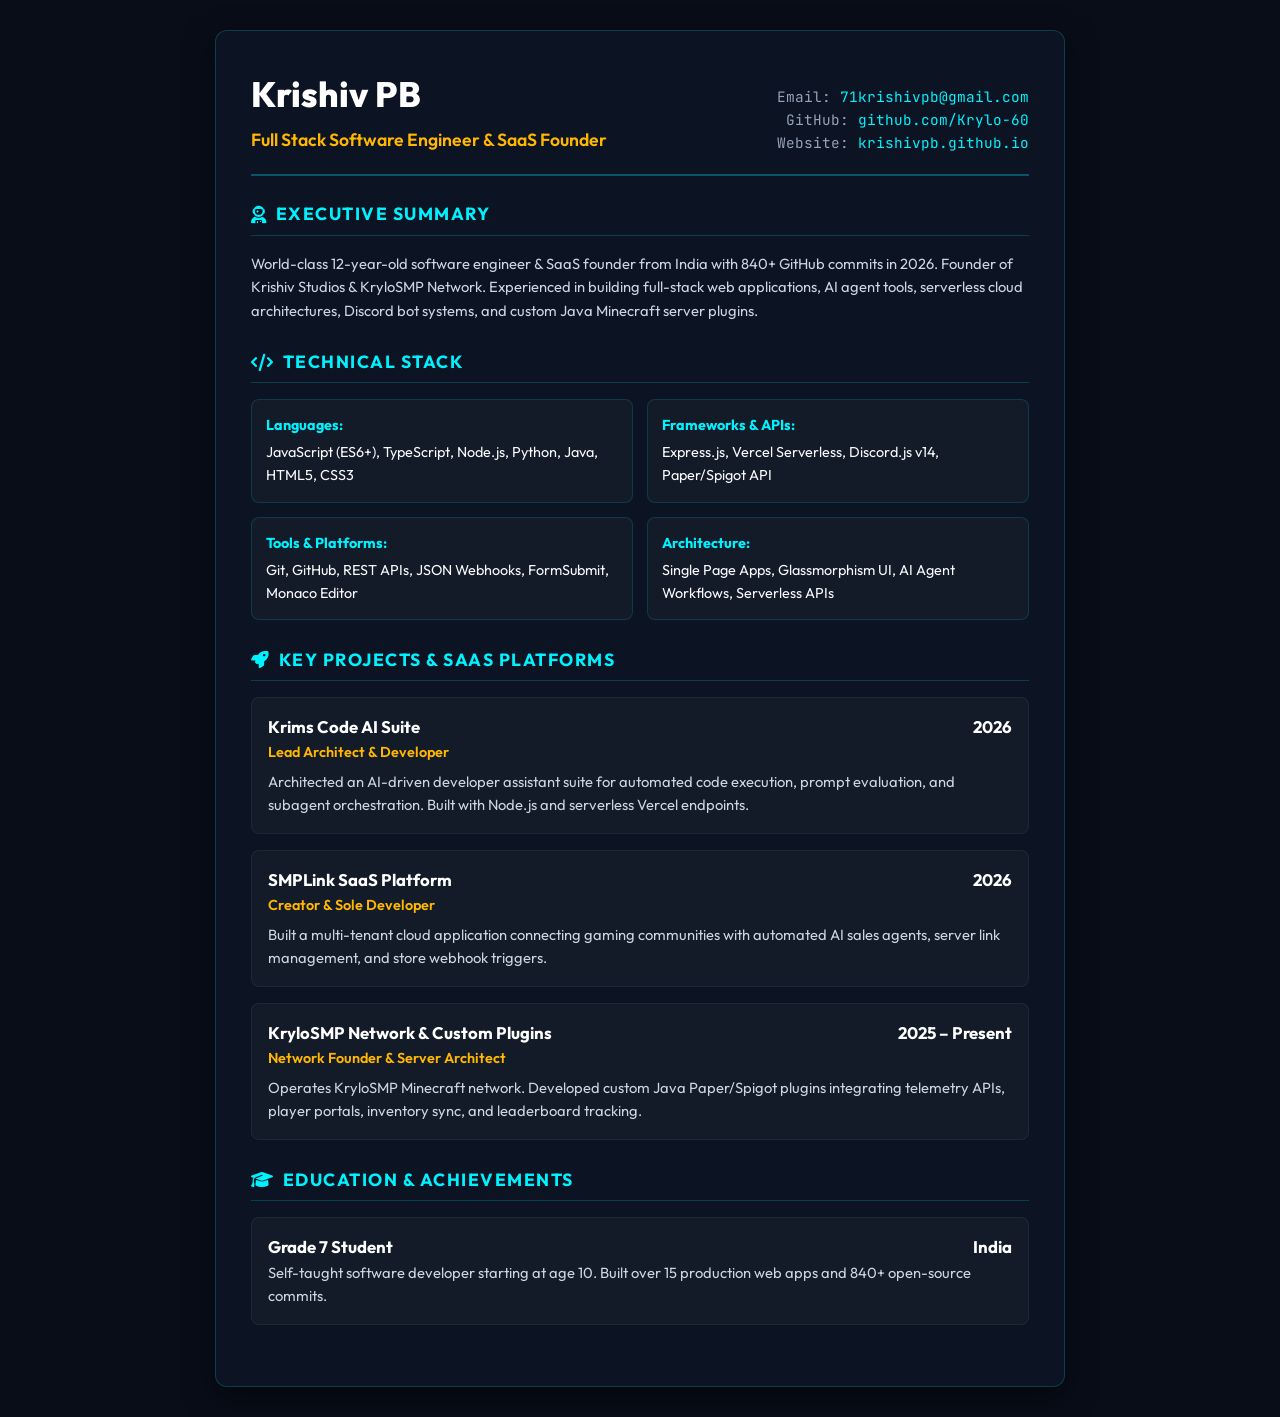
<file: resume.html>
<!DOCTYPE html>
<html lang="en">
<head>
    <meta charset="utf-8">
    <meta name="viewport" content="width=device-width, initial-scale=1.0">
    <title>Krishiv PB - Official Resume | Krishivpb.github.io</title>
    <link href="https://fonts.googleapis.com/css2?family=Outfit:wght@300;400;600;700&family=JetBrains+Mono:wght@400;600&display=swap" rel="stylesheet">
    <link rel="stylesheet" href="https://cdnjs.cloudflare.com/ajax/libs/font-awesome/6.4.0/css/all.min.css">
    <style>
        * { box-sizing: border-box; margin: 0; padding: 0; }
        body {
            font-family: 'Outfit', sans-serif;
            background: #090d18;
            color: #f8fafc;
            line-height: 1.6;
            padding: 30px;
        }
        .resume-container {
            max-width: 850px;
            margin: 0 auto;
            background: rgba(14, 20, 36, 0.9);
            border: 1px solid rgba(0, 242, 255, 0.2);
            border-radius: 12px;
            padding: 35px;
            box-shadow: 0 10px 30px rgba(0, 0, 0, 0.5);
        }
        .header {
            border-bottom: 2px solid rgba(0, 242, 255, 0.3);
            padding-bottom: 20px;
            margin-bottom: 24px;
            display: flex;
            justify-content: space-between;
            align-items: flex-end;
            flex-wrap: wrap;
            gap: 15px;
        }
        .name {
            font-size: 2.2rem;
            font-weight: 800;
            color: #ffffff;
        }
        .title {
            font-size: 1.1rem;
            color: #ffb700;
            font-weight: 600;
            margin-top: 4px;
        }
        .contact-info {
            text-align: right;
            font-size: 0.9rem;
            color: #94a3b8;
            font-family: 'JetBrains Mono', monospace;
        }
        .contact-info a {
            color: #00f2ff;
            text-decoration: none;
        }
        .contact-info a:hover {
            text-decoration: underline;
        }
        .section {
            margin-bottom: 26px;
        }
        .section-heading {
            font-size: 1.1rem;
            text-transform: uppercase;
            letter-spacing: 1.5px;
            color: #00f2ff;
            border-bottom: 1px solid rgba(0, 242, 255, 0.2);
            padding-bottom: 6px;
            margin-bottom: 16px;
            font-weight: 700;
            display: flex;
            align-items: center;
            gap: 8px;
        }
        .item {
            margin-bottom: 16px;
            background: rgba(255, 255, 255, 0.03);
            border: 1px solid rgba(255, 255, 255, 0.05);
            padding: 16px;
            border-radius: 8px;
        }
        .item-header {
            display: flex;
            justify-content: space-between;
            font-weight: 700;
            font-size: 1.05rem;
            color: #ffffff;
        }
        .item-sub {
            color: #ffb700;
            font-size: 0.9rem;
            margin-bottom: 6px;
            font-weight: 600;
        }
        .item-desc {
            font-size: 0.92rem;
            color: #cbd5e1;
        }
        .skills-grid {
            display: grid;
            grid-template-columns: repeat(auto-fit, minmax(280px, 1fr));
            gap: 14px;
            font-size: 0.9rem;
        }
        .skill-card {
            background: rgba(255, 255, 255, 0.03);
            border: 1px solid rgba(0, 242, 255, 0.15);
            padding: 14px;
            border-radius: 8px;
        }
        .skill-card strong {
            color: #00f2ff;
            display: block;
            margin-bottom: 4px;
        }
        @media print {
            body { background: #ffffff; color: #0f172a; padding: 0; }
            .resume-container { background: #ffffff; border: none; box-shadow: none; padding: 0; color: #0f172a; }
            .name, .item-header { color: #0f172a; }
            .section-heading { color: #0284c7; border-color: #cbd5e1; }
            .item-sub, .title { color: #d97706; }
            .item-desc, .contact-info { color: #334155; }
            .contact-info a { color: #0284c7; }
            .skill-card { background: #f8fafc; border: 1px solid #e2e8f0; color: #334155; }
            .skill-card strong { color: #0284c7; }
        }
    </style>
</head>
<body>
    <div class="resume-container">
        <div class="header">
            <div>
                <h1 class="name">Krishiv PB</h1>
                <div class="title">Full Stack Software Engineer & SaaS Founder</div>
            </div>
            <div class="contact-info">
                <div>Email: <a href="mailto:71krishivpb@gmail.com">71krishivpb@gmail.com</a></div>
                <div>GitHub: <a href="https://github.com/Krylo-60" target="_blank">github.com/Krylo-60</a></div>
                <div>Website: <a href="https://krishivpb.github.io" target="_blank">krishivpb.github.io</a></div>
            </div>
        </div>

        <div class="section">
            <h2 class="section-heading"><i class="fa-solid fa-user-astronaut"></i> Executive Summary</h2>
            <p class="item-desc">
                World-class 12-year-old software engineer & SaaS founder from India with 840+ GitHub commits in 2026. Founder of Krishiv Studios & KryloSMP Network. Experienced in building full-stack web applications, AI agent tools, serverless cloud architectures, Discord bot systems, and custom Java Minecraft server plugins.
            </p>
        </div>

        <div class="section">
            <h2 class="section-heading"><i class="fa-solid fa-code"></i> Technical Stack</h2>
            <div class="skills-grid">
                <div class="skill-card">
                    <strong>Languages:</strong> JavaScript (ES6+), TypeScript, Node.js, Python, Java, HTML5, CSS3
                </div>
                <div class="skill-card">
                    <strong>Frameworks & APIs:</strong> Express.js, Vercel Serverless, Discord.js v14, Paper/Spigot API
                </div>
                <div class="skill-card">
                    <strong>Tools & Platforms:</strong> Git, GitHub, REST APIs, JSON Webhooks, FormSubmit, Monaco Editor
                </div>
                <div class="skill-card">
                    <strong>Architecture:</strong> Single Page Apps, Glassmorphism UI, AI Agent Workflows, Serverless APIs
                </div>
            </div>
        </div>

        <div class="section">
            <h2 class="section-heading"><i class="fa-solid fa-rocket"></i> Key Projects & SaaS Platforms</h2>
            
            <div class="item">
                <div class="item-header">
                    <span>Krims Code AI Suite</span>
                    <span>2026</span>
                </div>
                <div class="item-sub">Lead Architect & Developer</div>
                <div class="item-desc">
                    Architected an AI-driven developer assistant suite for automated code execution, prompt evaluation, and subagent orchestration. Built with Node.js and serverless Vercel endpoints.
                </div>
            </div>

            <div class="item">
                <div class="item-header">
                    <span>SMPLink SaaS Platform</span>
                    <span>2026</span>
                </div>
                <div class="item-sub">Creator & Sole Developer</div>
                <div class="item-desc">
                    Built a multi-tenant cloud application connecting gaming communities with automated AI sales agents, server link management, and store webhook triggers.
                </div>
            </div>

            <div class="item">
                <div class="item-header">
                    <span>KryloSMP Network & Custom Plugins</span>
                    <span>2025 – Present</span>
                </div>
                <div class="item-sub">Network Founder & Server Architect</div>
                <div class="item-desc">
                    Operates KryloSMP Minecraft network. Developed custom Java Paper/Spigot plugins integrating telemetry APIs, player portals, inventory sync, and leaderboard tracking.
                </div>
            </div>
        </div>

        <div class="section">
            <h2 class="section-heading"><i class="fa-solid fa-graduation-cap"></i> Education & Achievements</h2>
            <div class="item">
                <div class="item-header">
                    <span>Grade 7 Student</span>
                    <span>India</span>
                </div>
                <div class="item-desc">Self-taught software developer starting at age 10. Built over 15 production web apps and 840+ open-source commits.</div>
            </div>
        </div>
    </div>
</body>
</html>
</file>
